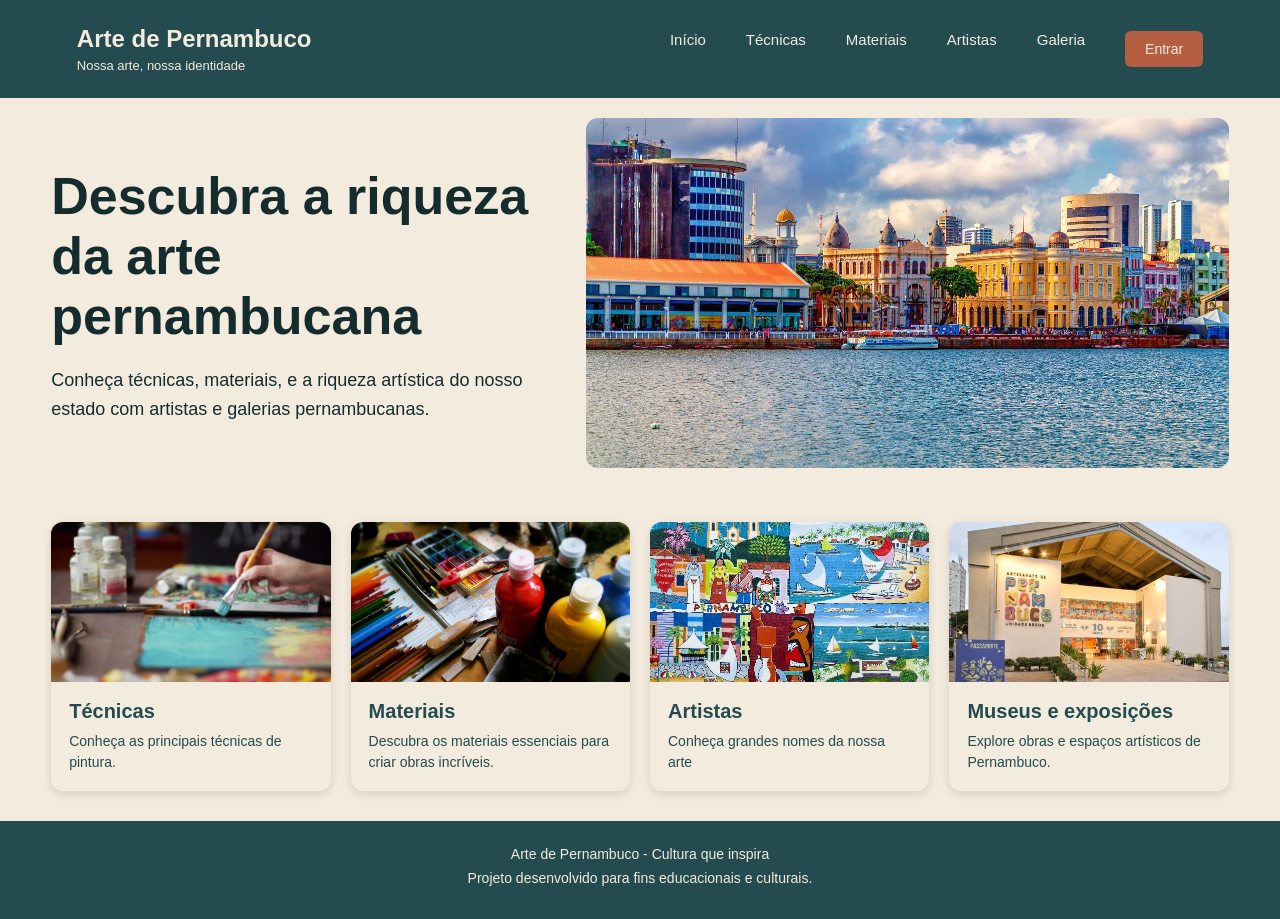
<file: index.html>
<!DOCTYPE html>
<html lang="pt-BR">
<head>
    <meta charset="UTF-8">
    <meta name="viewport" content="width=device-width, initial-scale=1.0">
    <title>Arte de Pernambuco</title>
    
    <link rel="stylesheet" href="css/style.css">

    <link rel="icon" type="image/png" href="imagens/icone.png">
</head>

<body>

    <header>

        <div class="logo">
            <h2>Arte de Pernambuco</h2>
            <p>Nossa arte, nossa identidade</p>
        </div>

        <nav>
            <a href="index.html">Início</a>
            <a href="tecnicas.html">Técnicas</a>
            <a href="materiais.html">Materiais</a>
            <a href="artistas.html">Artistas</a>
            <a href="galeria.html">Galeria</a>
            <a href="login.html" class="botao-login">Entrar</a>
        </nav>
        

    </header>

    <main>
        <div class="apresentacao">
            <div class="texto-apresentacao">
                <h1>Descubra a riqueza da arte pernambucana</h1>
                <p>Conheça técnicas, materiais, e a riqueza artística do 
                nosso estado com artistas e galerias pernambucanas.
            </p>
            </div>

            <div class="imagem-apresentacao">
                <img src="img/recife-gc4fac032c_1280.jpg" alt="imagem de Recife">
            </div>
        </div>

        <div class="link-paginas">
            <a href="tecnicas.html" class="card"> 
                <img src="/img/tecnica.jpg" alt="pessoa pintando tela">

                <div class="card-conteudo">
                    <h3>Técnicas</h3>
                    <p>Conheça as principais técnicas de pintura.</p>
                </div>
            </a>

            <a href="materiais.html" class="card">
                <img src="/img/materiais.jpg" alt="pincéis de pintura">

                <div class="card-conteudo">
                    <h3>Materiais</h3>
                    <p>Descubra os materiais essenciais para criar obras incríveis.</p>
                </div>
            </a>

            <a href="artistas.html" class="card">
                <img src="/img/artistas.jpg" alt="quadro pernambucano">

                <div class="card-conteudo">
                    <h3>Artistas</h3>
                    <p>Conheça grandes nomes da nossa arte</p>
                </div>
            </a>

            <a href="galeria.html" class="card">
                <img src="/img/galerias.jpg" alt="quadro pernambucano">

                <div class="card-conteudo">
                    <h3>Museus e exposições</h3>
                    <p>Explore obras e espaços artísticos de Pernambuco.</p>
                </div>
            </a>
        </div>
    </main>

    <footer>
        <p>Arte de Pernambuco - Cultura que inspira</p>
        <p>Projeto desenvolvido para fins educacionais e culturais.</p>
    </footer>

</body>
</html>
</file>
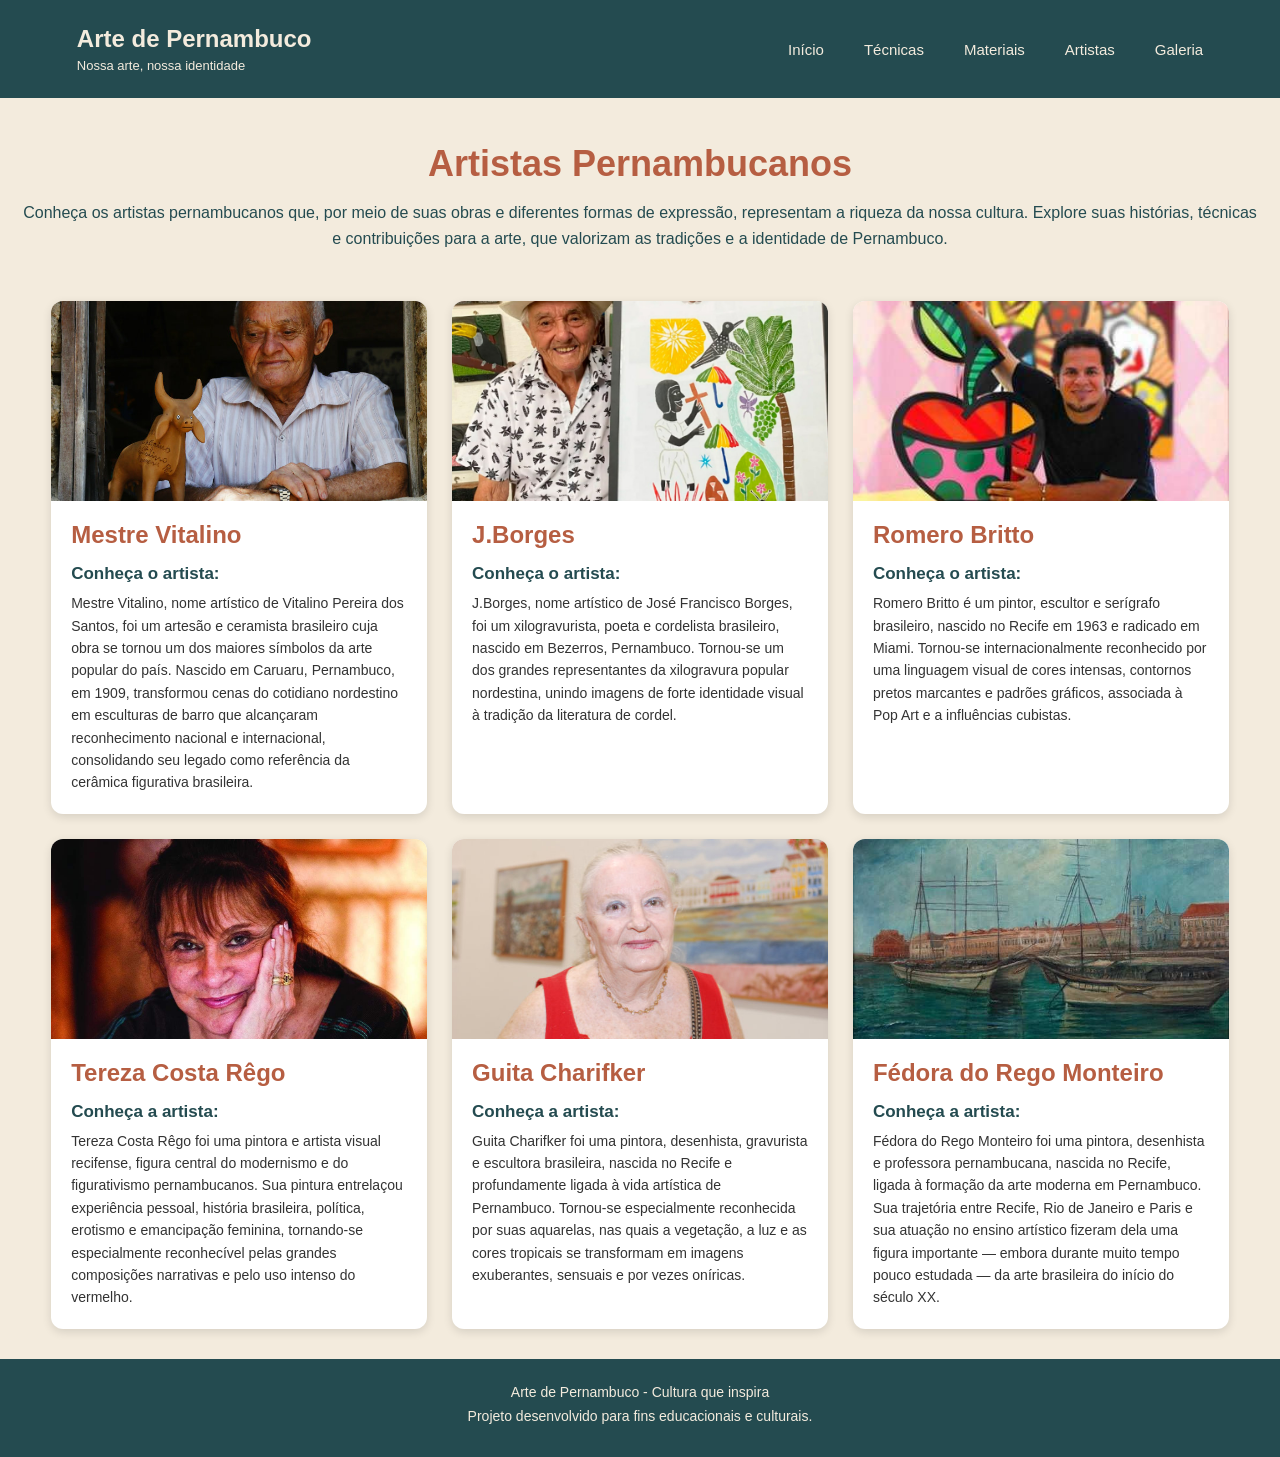
<file: artistas.html>
<!DOCTYPE html>
<html lang="pt-BR">
<head>
    <meta charset="UTF-8">
    <meta name="viewport" content="width=device-width, initial-scale=1.0">
    <title>Artistas</title>

    <link rel="stylesheet" href="css/style.css">

    <link rel="icon" type="image/png" href="imagens/icone.png">
</head>
<body>

    <header>

        <div class="logo">
            <h2>Arte de Pernambuco</h2>
            <p>Nossa arte, nossa identidade</p>
        </div>

        <nav>
            <a href="index.html">Início</a>
            <a href="tecnicas.html">Técnicas</a>
            <a href="materiais.html">Materiais</a>
            <a href="artistas.html">Artistas</a>
            <a href="galeria.html">Galeria</a>
        </nav>

    </header>

    <main>
        <div class="titulo-cards">

            <h1>Artistas Pernambucanos</h1>
            <p>Conheça os artistas pernambucanos que, por meio de suas obras e diferentes formas de expressão, representam a riqueza da nossa cultura. Explore suas histórias, técnicas e contribuições para a arte, que valorizam as tradições e a identidade de Pernambuco.</p>

        </div>

        <div class="lista-cards">
            <div class="card-individual"> 
                <img src="/img/mestrevitalino.jpg" alt="mestre vitalino">

                <div class="card-conteudo-individual">
                    <h2>Mestre Vitalino</h2>
                    <h3>Conheça o artista:</h3>
                    <p>Mestre Vitalino, nome artístico de Vitalino Pereira dos Santos, foi um artesão e ceramista brasileiro cuja obra se tornou um dos maiores símbolos da arte popular do país. Nascido em Caruaru, Pernambuco, em 1909, transformou cenas do cotidiano nordestino em esculturas de barro que alcançaram reconhecimento nacional e internacional, consolidando seu legado como referência da cerâmica figurativa brasileira.</p>
                </div>

            </div>

            <div class="card-individual"> 
                <img src="/img/borges.jpg" alt="J.Borges">

                <div class="card-conteudo-individual">
                    <h2>J.Borges</h2>
                    <h3>Conheça o artista:</h3>
                    <p>J.Borges, nome artístico de José Francisco Borges, foi um xilogravurista, poeta e cordelista brasileiro, nascido em Bezerros, Pernambuco. Tornou-se um dos grandes representantes da xilogravura popular nordestina, unindo imagens de forte identidade visual à tradição da literatura de cordel.</p>
                </div>

            </div>

            <div class="card-individual"> 
                <img src="/img/romerobritto.jpg" alt="Romero Britto">

                <div class="card-conteudo-individual">
                    <h2>Romero Britto</h2>
                    <h3>Conheça o artista:</h3>
                    <p>Romero Britto é um pintor, escultor e serígrafo brasileiro, nascido no Recife em 1963 e radicado em Miami. Tornou-se internacionalmente reconhecido por uma linguagem visual de cores intensas, contornos pretos marcantes e padrões gráficos, associada à Pop Art e a influências cubistas.</p>
                </div>

            </div>

            <div class="card-individual"> 
                <img src="/img/tereza.jpg" alt="Tereza Costa Rêgo">

                <div class="card-conteudo-individual">
                    <h2>Tereza Costa Rêgo</h2>
                    <h3>Conheça a artista:</h3>
                    <p>Tereza Costa Rêgo foi uma pintora e artista visual recifense, figura central do modernismo e do figurativismo pernambucanos. Sua pintura entrelaçou experiência pessoal, história brasileira, política, erotismo e emancipação feminina, tornando-se especialmente reconhecível pelas grandes composições narrativas e pelo uso intenso do vermelho.</p>
                </div>

            </div>

            <div class="card-individual"> 
                <img src="/img/guita.jpg" alt="Guita Charifker">

                <div class="card-conteudo-individual">
                    <h2>Guita Charifker</h2>
                    <h3>Conheça a artista:</h3>
                    <p>Guita Charifker foi uma pintora, desenhista, gravurista e escultora brasileira, nascida no Recife e profundamente ligada à vida artística de Pernambuco. Tornou-se especialmente reconhecida por suas aquarelas, nas quais a vegetação, a luz e as cores tropicais se transformam em imagens exuberantes, sensuais e por vezes oníricas.</p>
                </div>

            </div>

            <div class="card-individual"> 
                <img src="/img/fedora.jpg" alt="Fédora do Rego Monteiro ">

                <div class="card-conteudo-individual">
                    <h2>Fédora do Rego Monteiro</h2>
                    <h3>Conheça a artista:</h3>
                    <p>Fédora do Rego Monteiro foi uma pintora, desenhista e professora pernambucana, nascida no Recife, ligada à formação da arte moderna em Pernambuco. Sua trajetória entre Recife, Rio de Janeiro e Paris e sua atuação no ensino artístico fizeram dela uma figura importante — embora durante muito tempo pouco estudada — da arte brasileira do início do século XX.</p>
                </div>

            </div>

        </div>

    </main>

    <footer>
        <p>Arte de Pernambuco - Cultura que inspira</p>
        <p>Projeto desenvolvido para fins educacionais e culturais.</p>
    </footer>
    
</body>
</html>
</file>
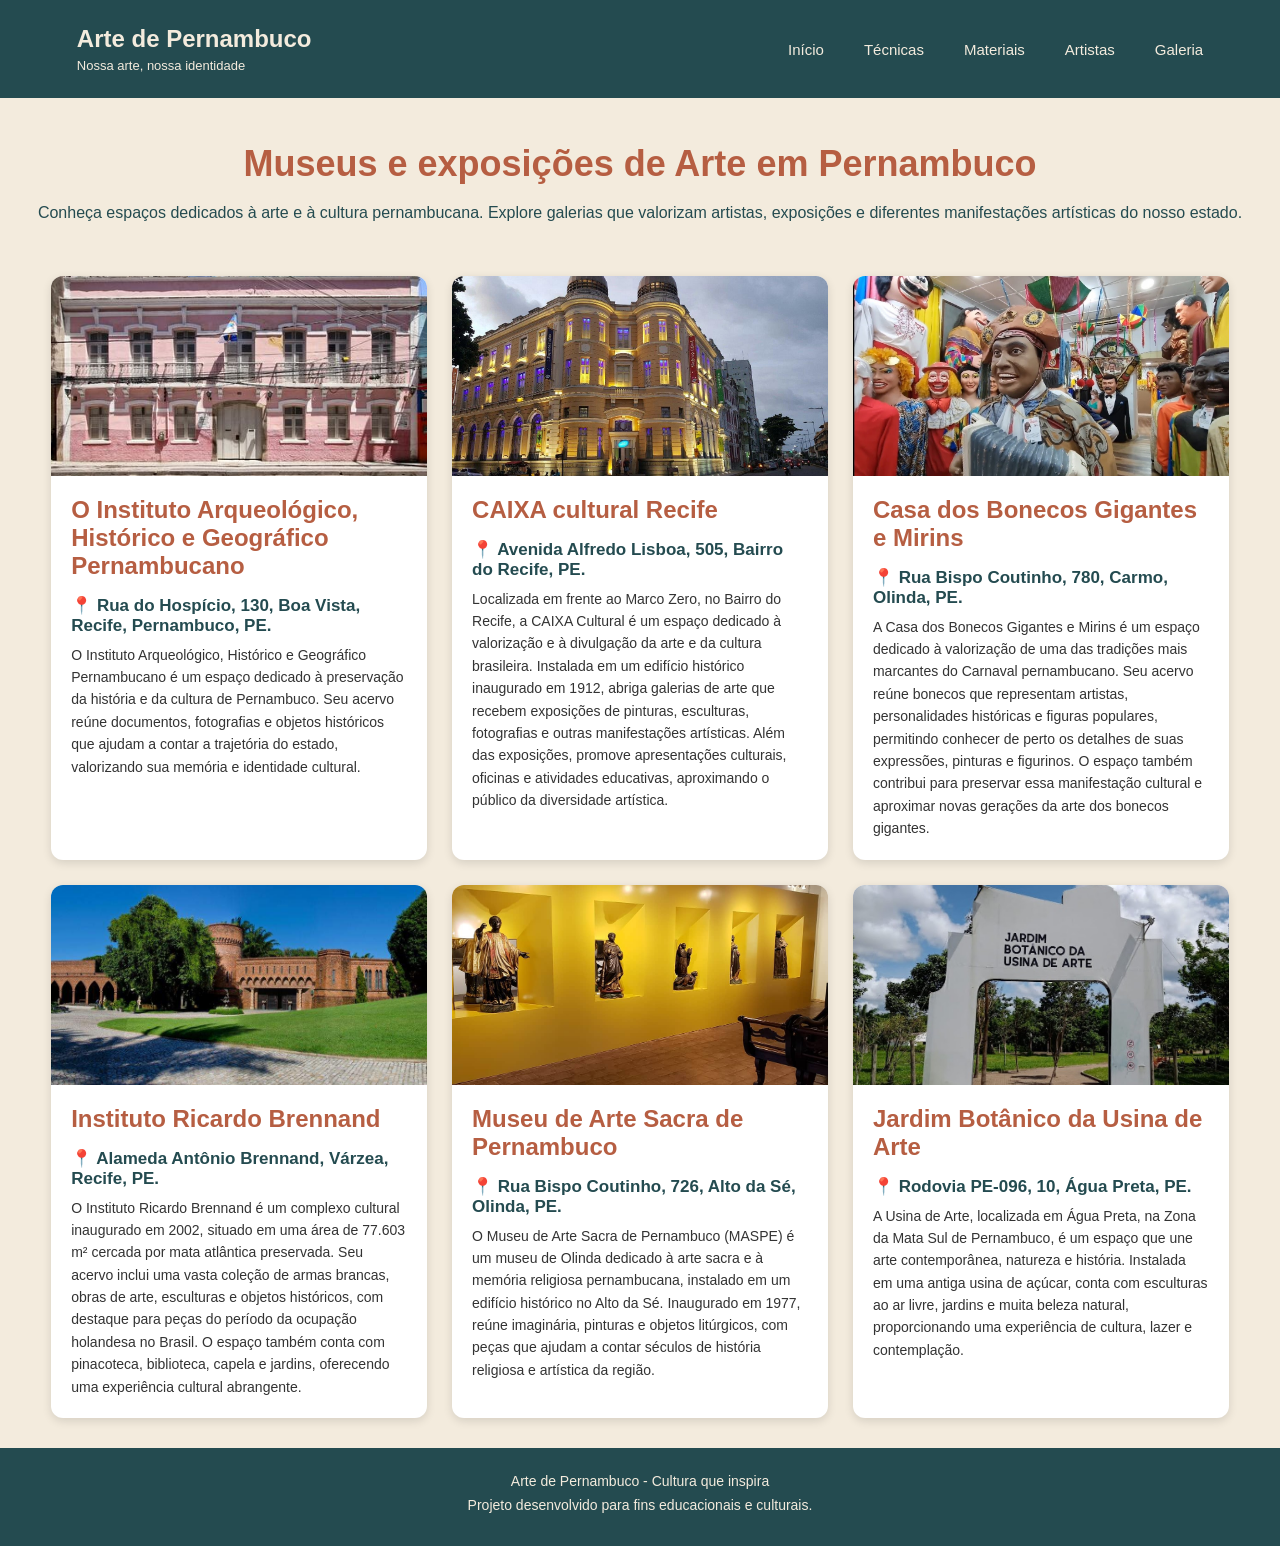
<file: galeria.html>
<!DOCTYPE html>
<html lang="pt-BR">
<head>
    <meta charset="UTF-8">
    <meta name="viewport" content="width=device-width, initial-scale=1.0">
    <title>Galerias</title>

    <link rel="stylesheet" href="css/style.css">

    <link rel="icon" type="image/png" href="imagens/icone.png">
</head>
<body>

     <header>

        <div class="logo">
            <h2>Arte de Pernambuco</h2>
            <p>Nossa arte, nossa identidade</p>
        </div>

        <nav>
            <a href="index.html">Início</a>
            <a href="tecnicas.html">Técnicas</a>
            <a href="materiais.html">Materiais</a>
            <a href="artistas.html">Artistas</a>
            <a href="galeria.html">Galeria</a>
        </nav>

    </header>

    <main>

        <div class="titulo-cards">

            <h1>Museus e exposições de Arte em Pernambuco</h1>
            <p>Conheça espaços dedicados à arte e à cultura pernambucana. Explore galerias que valorizam artistas, exposições e diferentes manifestações artísticas do nosso estado.</p>

        </div>

        <div class="lista-cards">
            <div class="card-individual"> 
                <img src="/img/InstitutoArqueologico.jpg" alt="Paço do frevo">

                <div class="card-conteudo-individual">
                    <h2>O Instituto Arqueológico, Histórico e Geográfico Pernambucano</h2>
                    <h3>📍 Rua do Hospício, 130, Boa Vista, Recife, Pernambuco, PE.</h3>
                    <p>O Instituto Arqueológico, Histórico e Geográfico Pernambucano é um espaço dedicado à preservação da história e da cultura de Pernambuco. Seu acervo reúne documentos, fotografias e objetos históricos que ajudam a contar a trajetória do estado, valorizando sua memória e identidade cultural.</p>
                </div>

            </div>

            <div class="card-individual"> 
                <img src="/img/caixacultural.jpg" alt="Caixa Cultural">

                <div class="card-conteudo-individual">
                    <h2>CAIXA cultural Recife</h2>
                    <h3>📍 Avenida Alfredo Lisboa, 505, Bairro do Recife, PE.</h3>
                    <p>Localizada em frente ao Marco Zero, no Bairro do Recife, a CAIXA Cultural é um espaço dedicado à valorização e à divulgação da arte e da cultura brasileira. Instalada em um edifício histórico inaugurado em 1912, abriga galerias de arte que recebem exposições de pinturas, esculturas, fotografias e outras manifestações artísticas. Além das exposições, promove apresentações culturais, oficinas e atividades educativas, aproximando o público da diversidade artística. </p>
                </div>

            </div>

            <div class="card-individual"> 
                <img src="/img/casadosbonecos.jpg" alt="Bonecos Gigantes de Olinda">

                <div class="card-conteudo-individual">
                    <h2>Casa dos Bonecos Gigantes e Mirins</h2>
                    <h3>📍 Rua Bispo Coutinho, 780, Carmo, Olinda, PE.</h3>
                    <p>A Casa dos Bonecos Gigantes e Mirins é um espaço dedicado à valorização de uma das tradições mais marcantes do Carnaval pernambucano. Seu acervo reúne bonecos que representam artistas, personalidades históricas e figuras populares, permitindo conhecer de perto os detalhes de suas expressões, pinturas e figurinos. O espaço também contribui para preservar essa manifestação cultural e aproximar novas gerações da arte dos bonecos gigantes.</p>
                </div>

            </div>

            <div class="card-individual"> 
                <img src="/img/institutoricardobrennand.jpg" alt="Instituto Ricardo Brennand">

                <div class="card-conteudo-individual">
                    <h2>Instituto Ricardo Brennand</h2>
                    <h3>📍 Alameda Antônio Brennand, Várzea, Recife, PE.</h3>
                    <p>O Instituto Ricardo Brennand é um complexo cultural inaugurado em 2002, situado em uma área de 77.603 m² cercada por mata atlântica preservada. Seu acervo inclui uma vasta coleção de armas brancas, obras de arte, esculturas e objetos históricos, com destaque para peças do período da ocupação holandesa no Brasil. O espaço também conta com pinacoteca, biblioteca, capela e jardins, oferecendo uma experiência cultural abrangente.</p>
                </div>

            </div>

            <div class="card-individual"> 
                <img src="/img/museudeartesacra.jpg" alt="Museu de Arte Sacra de Pernambuco">

                <div class="card-conteudo-individual">
                    <h2>Museu de Arte Sacra de Pernambuco</h2>
                    <h3>📍 Rua Bispo Coutinho, 726, Alto da Sé, Olinda, PE.</h3>
                    <p>O Museu de Arte Sacra de Pernambuco (MASPE) é um museu de Olinda dedicado à arte sacra e à memória religiosa pernambucana, instalado em um edifício histórico no Alto da Sé. Inaugurado em 1977, reúne imaginária, pinturas e objetos litúrgicos, com peças que ajudam a contar séculos de história religiosa e artística da região.</p>
                </div>

            </div>

            <div class="card-individual"> 
                <img src="/img/usinadearte.jpg" alt="Jardim Botânico da Usina de Arte">

                <div class="card-conteudo-individual">
                    <h2>Jardim Botânico da Usina de Arte</h2>
                    <h3>📍 Rodovia PE-096, 10, Água Preta, PE.</h3>
                    <p>A Usina de Arte, localizada em Água Preta, na Zona da Mata Sul de Pernambuco, é um espaço que une arte contemporânea, natureza e história. Instalada em uma antiga usina de açúcar, conta com esculturas ao ar livre, jardins e muita beleza natural, proporcionando uma experiência de cultura, lazer e contemplação.</p>
                </div>

            </div>

        </div>

    </main>

    <footer>
        <p>Arte de Pernambuco - Cultura que inspira</p>
        <p>Projeto desenvolvido para fins educacionais e culturais.</p>
    </footer>
    
</body>
</html>
</file>
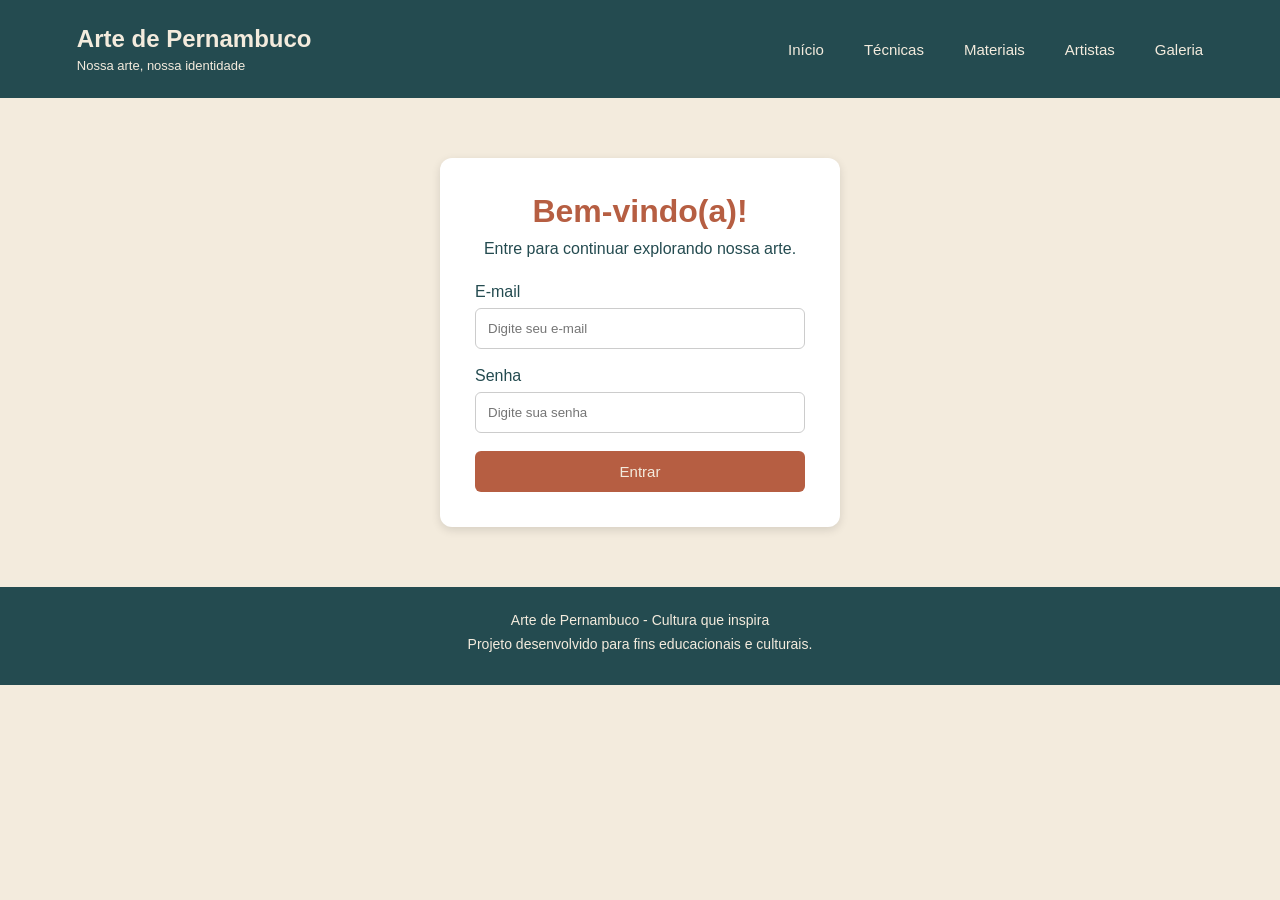
<file: login.html>
<!DOCTYPE html>
<html lang="pt-BR">
<head>
    <meta charset="UTF-8">
    <meta name="viewport" content="width=device-width, initial-scale=1.0">
    <title>Login</title>

    <link rel="stylesheet" href="css/style.css">

    <link rel="icon" type="image/png" href="imagens/icone.png">
</head>
<body>

     <header>

        <div class="logo">
            <h2>Arte de Pernambuco</h2>
            <p>Nossa arte, nossa identidade</p>
        </div>

        <nav>
            <a href="index.html">Início</a>
            <a href="tecnicas.html">Técnicas</a>
            <a href="materiais.html">Materiais</a>
            <a href="artistas.html">Artistas</a>
            <a href="galeria.html">Galeria</a>
        </nav>

    </header>

    <main>
        
        <div class="caixa-login">
            <h1>Bem-vindo(a)!</h1>
            <p>Entre para continuar explorando nossa arte.</p>

            <form>
                <label for="email">E-mail</label>
                <input type="email" id="email" placeholder="Digite seu e-mail">

                <label for="senha">Senha</label>
                <input type="password" id="senha" placeholder="Digite sua senha">

                <button type="submit">Entrar</button>
            </form>
        </div>

    </main>

    <footer>
        <p>Arte de Pernambuco - Cultura que inspira</p>
        <p>Projeto desenvolvido para fins educacionais e culturais.</p>
    </footer>
    
</body>
</html>
</file>
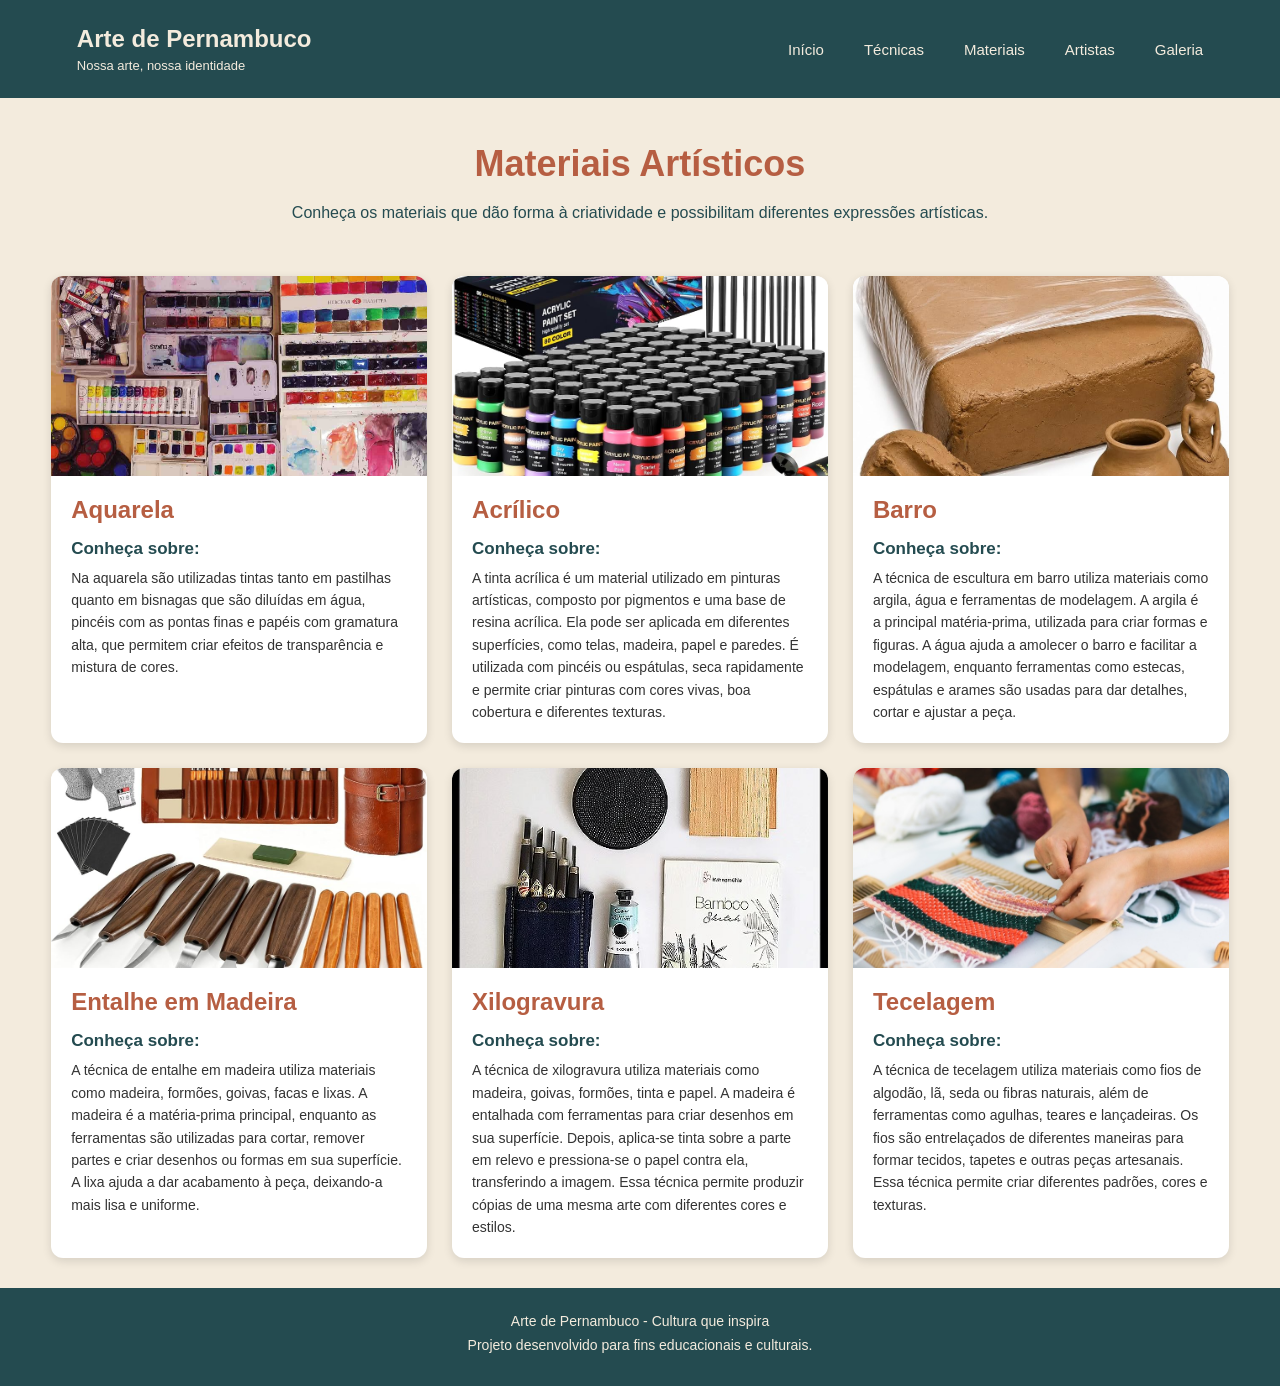
<file: materiais.html>
<!DOCTYPE html>
<html lang="pt-BR">
<head>
    <meta charset="UTF-8">
    <meta name="viewport" content="width=device-width, initial-scale=1.0">
    <title>Materiais</title>

    <link rel="stylesheet" href="css/style.css">

    <link rel="icon" type="image/png" href="imagens/icone.png">
</head>
<body>

     <header>

        <div class="logo">
            <h2>Arte de Pernambuco</h2>
            <p>Nossa arte, nossa identidade</p>
        </div>

        <nav>
            <a href="index.html">Início</a>
            <a href="tecnicas.html">Técnicas</a>
            <a href="materiais.html">Materiais</a>
            <a href="artistas.html">Artistas</a>
            <a href="galeria.html">Galeria</a>
        </nav>

    </header>

    <main>
        
        <div class="titulo-cards">
            <h1>Materiais Artísticos</h1>
            <p>Conheça os materiais que dão forma à criatividade e possibilitam diferentes expressões artísticas.</p>
        </div>

        <div class="lista-cards">
            <div class="card-individual"> 
                <img src="/img/AquarelaMaterial.jpeg" alt="">

                <div class="card-conteudo-individual">
                    <h2>Aquarela</h2>
                    <h3>Conheça sobre:</h3>
                    <p>Na aquarela são utilizadas tintas tanto em pastilhas quanto em bisnagas que são diluídas em água, pincéis com as pontas finas e papéis com gramatura alta, que permitem criar efeitos de transparência e mistura de cores.</p>
                </div>

            </div>

            <div class="card-individual"> 
                <img src="/img/AcrilicoMaterial.jpeg" alt="">

                <div class="card-conteudo-individual">
                    <h2>Acrílico</h2>
                    <h3>Conheça sobre:</h3>
                    <p>A tinta acrílica é um material utilizado em pinturas artísticas, composto por pigmentos e uma base de resina acrílica. Ela pode ser aplicada em diferentes superfícies, como telas, madeira, papel e paredes. É utilizada com pincéis ou espátulas, seca rapidamente e permite criar pinturas com cores vivas, boa cobertura e diferentes texturas.</p>
                </div>

            </div>

            <div class="card-individual"> 
                <img src="/img/BarroMaterial.jpeg" alt="">

                <div class="card-conteudo-individual">
                    <h2>Barro</h2>
                    <h3>Conheça sobre:</h3>
                    <p>A técnica de escultura em barro utiliza materiais como argila, água e ferramentas de modelagem. A argila é a principal matéria-prima, utilizada para criar formas e figuras. A água ajuda a amolecer o barro e facilitar a modelagem, enquanto ferramentas como estecas, espátulas e arames são usadas para dar detalhes, cortar e ajustar a peça.</p>
                </div>

            </div>

            <div class="card-individual"> 
                <img src="/img/EntalheMaterial.jpeg" alt="">

                <div class="card-conteudo-individual">
                    <h2>Entalhe em Madeira</h2>
                    <h3>Conheça sobre:</h3>
                    <p>A técnica de entalhe em madeira utiliza materiais como madeira, formões, goivas, facas e lixas. A madeira é a matéria-prima principal, enquanto as ferramentas são utilizadas para cortar, remover partes e criar desenhos ou formas em sua superfície. A lixa ajuda a dar acabamento à peça, deixando-a mais lisa e uniforme.</p>
                </div>

            </div>

            <div class="card-individual"> 
                <img src="/img/XilogravuraMaterial.jpeg" alt="">

                <div class="card-conteudo-individual">
                    <h2>Xilogravura</h2>
                    <h3>Conheça sobre:</h3>
                    <p>A técnica de xilogravura utiliza materiais como madeira, goivas, formões, tinta e papel. A madeira é entalhada com ferramentas para criar desenhos em sua superfície. Depois, aplica-se tinta sobre a parte em relevo e pressiona-se o papel contra ela, transferindo a imagem. Essa técnica permite produzir cópias de uma mesma arte com diferentes cores e estilos.</p>
                </div>

            </div>

            <div class="card-individual"> 
                <img src="/img/TecelagemMaterial.jpeg" alt="">

                <div class="card-conteudo-individual">
                    <h2>Tecelagem</h2>
                    <h3>Conheça sobre:</h3>
                    <p>A técnica de tecelagem utiliza materiais como fios de algodão, lã, seda ou fibras naturais, além de ferramentas como agulhas, teares e lançadeiras. Os fios são entrelaçados de diferentes maneiras para formar tecidos, tapetes e outras peças artesanais. Essa técnica permite criar diferentes padrões, cores e texturas.</p>
                </div>

            </div>

        </div>

    </main>

    <footer>
        <p>Arte de Pernambuco - Cultura que inspira</p>
        <p>Projeto desenvolvido para fins educacionais e culturais.</p>
    </footer>
    
</body>
</html>
</file>
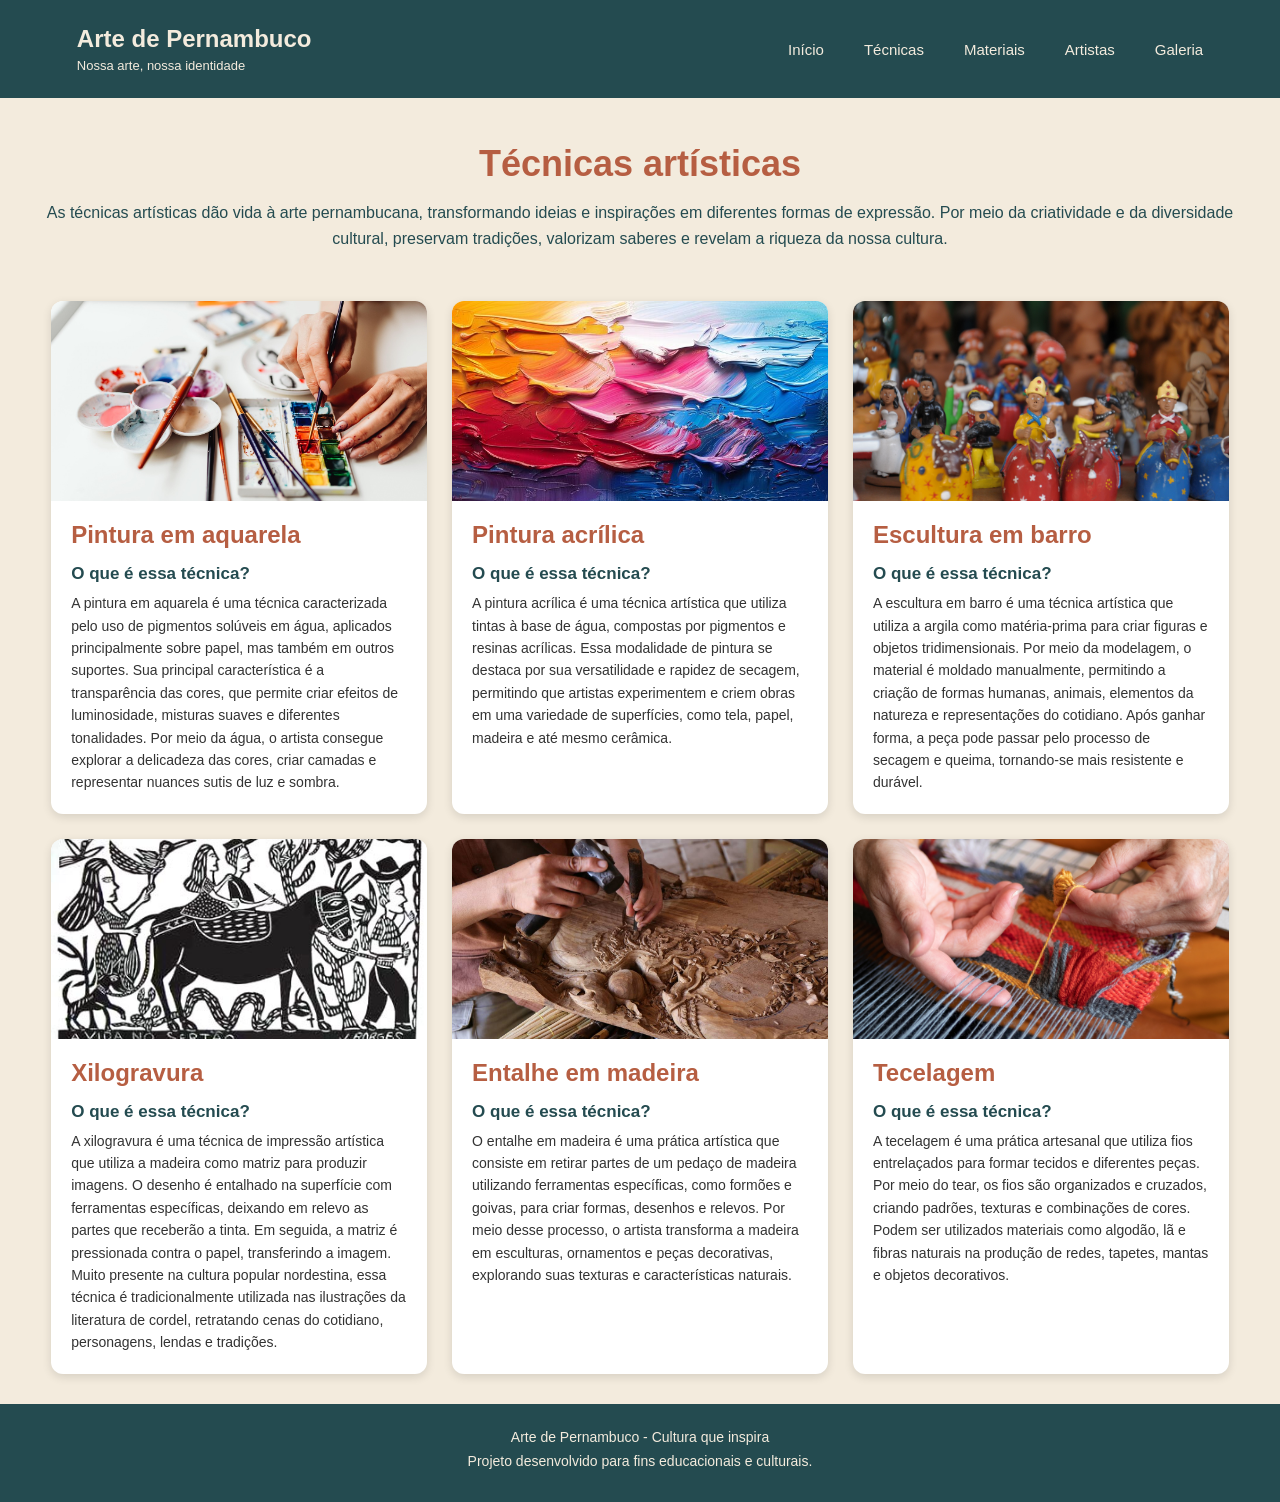
<file: tecnicas.html>
<!DOCTYPE html>
<html lang="pt-BR">
<head>
    <meta charset="UTF-8">
    <meta name="viewport" content="width=device-width, initial-scale=1.0">
    <title>Técnicas</title>

    <link rel="stylesheet" href="css/style.css">

    <link rel="icon" type="image/png" href="imagens/icone.png">
</head>

<body>

    <header>

        <div class="logo">
            <h2>Arte de Pernambuco</h2>
            <p>Nossa arte, nossa identidade</p>
        </div>

        <nav>
            <a href="index.html">Início</a>
            <a href="tecnicas.html">Técnicas</a>
            <a href="materiais.html">Materiais</a>
            <a href="artistas.html">Artistas</a>
            <a href="galeria.html">Galeria</a>
        </nav>

    </header>

    <main>
        
        <div class="titulo-cards">

            <h1>Técnicas artísticas</h1>
            <p>As técnicas artísticas dão vida à arte pernambucana, transformando ideias e inspirações em diferentes formas de expressão. Por meio da criatividade e da diversidade cultural, preservam tradições, valorizam saberes e revelam a riqueza da nossa cultura.</p>

        </div>

        <div class="lista-cards">
            <div class="card-individual"> 
                <img src="/img/aquarela.jpg" alt="mãos segurando pincél com tinta de aquarela">

                <div class="card-conteudo-individual">
                    <h2>Pintura em aquarela</h2>
                    <h3>O que é essa técnica?</h3>
                    <p>A pintura em aquarela é uma técnica caracterizada pelo uso de pigmentos solúveis em água, aplicados principalmente sobre papel, mas também em outros suportes. Sua principal característica é a transparência das cores, que permite criar efeitos de luminosidade, misturas suaves e diferentes tonalidades. Por meio da água, o artista consegue explorar a delicadeza das cores, criar camadas e representar nuances sutis de luz e sombra.</p>
                </div>

            </div>

            <div class="card-individual"> 
                <img src="/img/TintaAcrilica.jpg" alt="materiais de arte de pintura acrílica">

                <div class="card-conteudo-individual">
                    <h2>Pintura acrílica</h2>
                    <h3>O que é essa técnica?</h3>
                    <p>A pintura acrílica é uma técnica artística que utiliza tintas à base de água, compostas por pigmentos e resinas acrílicas. Essa modalidade de pintura se destaca por sua versatilidade e rapidez de secagem, permitindo que artistas experimentem e criem obras em uma variedade de superfícies, como tela, papel, madeira e até mesmo cerâmica. </p>
                </div>

            </div>

            <div class="card-individual"> 
                <img src="/img/escultura.jpg" alt="bonecos de barro">

                <div class="card-conteudo-individual">
                    <h2>Escultura em barro</h2>
                    <h3>O que é essa técnica?</h3>
                    <p>A escultura em barro é uma técnica artística que utiliza a argila como matéria-prima para criar figuras e objetos tridimensionais. Por meio da modelagem, o material é moldado manualmente, permitindo a criação de formas humanas, animais, elementos da natureza e representações do cotidiano. Após ganhar forma, a peça pode passar pelo processo de secagem e queima, tornando-se mais resistente e durável.</p>
                </div>

            </div>

            <div class="card-individual"> 
                <img src="/img/xilogravura.jpg" alt="xilogravura">

                <div class="card-conteudo-individual">
                    <h2>Xilogravura</h2>
                    <h3>O que é essa técnica?</h3>
                    <p>A xilogravura é uma técnica de impressão artística que utiliza a madeira como matriz para produzir imagens. O desenho é entalhado na superfície com ferramentas específicas, deixando em relevo as partes que receberão a tinta. Em seguida, a matriz é pressionada contra o papel, transferindo a imagem. Muito presente na cultura popular nordestina, essa técnica é tradicionalmente utilizada nas ilustrações da literatura de cordel, retratando cenas do cotidiano, personagens, lendas e tradições.</p>
                </div>

            </div>

            <div class="card-individual"> 
                <img src="/img/Entalhe.jpg" alt="entalhe em madeira sendo feito">

                <div class="card-conteudo-individual">
                    <h2>Entalhe em madeira</h2>
                    <h3>O que é essa técnica?</h3>
                    <p>O entalhe em madeira é uma prática artística que consiste em retirar partes de um pedaço de madeira utilizando ferramentas específicas, como formões e goivas, para criar formas, desenhos e relevos. Por meio desse processo, o artista transforma a madeira em esculturas, ornamentos e peças decorativas, explorando suas texturas e características naturais.</p>
                </div>

            </div>

            <div class="card-individual"> 
                <img src="/img/tecelagem.jpg" alt="pessoa fazendo tecelagem">

                <div class="card-conteudo-individual">
                    <h2>Tecelagem</h2>
                    <h3>O que é essa técnica?</h3>
                    <p>A tecelagem é uma prática artesanal que utiliza fios entrelaçados para formar tecidos e diferentes peças. Por meio do tear, os fios são organizados e cruzados, criando padrões, texturas e combinações de cores. Podem ser utilizados materiais como algodão, lã e fibras naturais na produção de redes, tapetes, mantas e objetos decorativos.</p>
                </div>

            </div>

        </div>

    </main>

    <footer>
        <p>Arte de Pernambuco - Cultura que inspira</p>
        <p>Projeto desenvolvido para fins educacionais e culturais.</p>
    </footer>
    
</body>

</html>
</file>
<file: css/style.css>
* {
    margin: 0;
    padding: 0;
    box-sizing: border-box;
}

body {
    background-color: #F3EBDD;
    color: #152c2f;
    font-family: Arial, Helvetica, sans-serif;
}

header {
    background-color: #244B50;
    color: #F3EBDD;
    padding: 25px 6%;
    display: flex;
    justify-content: space-between;
    align-items: center;
}

.logo h2 {
    font-size: 24px;
}

.logo p {
    font-size: 13px;
    margin-top: 5px;
}

nav {
    display: flex;
    gap: 40px;
}

nav a {
    color: #F3EBDD;
    text-decoration: none;
    font-size: 15px;
}

nav a:hover {
    color: #D4A34F;
}

.apresentacao {
    display: flex;
    align-items: center;
    justify-content: space-between;
    gap: 40px;
    padding: 20px 4%;
}

.texto-apresentacao {
    flex: 1;
    text-align: left;
}

.texto-apresentacao h1 {
    font-size: 52px;
    margin-bottom: 20px;
}

.texto-apresentacao p {
    font-size: 18px;
    line-height: 1.6;
}

.imagem-apresentacao {
    flex: 1.3;
}

.imagem-apresentacao img {
    width: 100%;
    height: 350px;
    object-fit: cover;
    border-radius: 12px;
}

.link-paginas {
    display: flex;
    justify-content: center;
    gap: 20px;
    padding: 30px 4%;
    flex-wrap: wrap;
}

.card {
    flex: 1;
    min-width: 220px;
    max-width: 300px;

    background-color: #F3EBDD;
    color: #244B50;

    text-decoration: none;
    border-radius: 12px;
    overflow: hidden;

    box-shadow: 0 3px 10px rgba(0, 0, 0, 0.12);
}

.card img {
    width: 100%;
    height: 160px;
    object-fit: cover;
    display: block;
}

.card-conteudo {
    padding: 18px;
}

.card-conteudo h3 {
    font-size: 20px;
    margin-bottom: 8px;
}

.card-conteudo p {
    font-size: 14px;
    line-height: 1.5;
}

.card:hover {
    transform: translateY(-5px);
}

footer {
    background-color: #244B50;
    color: #F3EBDD;
    text-align: center;
    padding: 25px 20px;
}

footer p {
    font-size: 14px;
    margin-bottom: 8px;
}

.lista-cards {
    display: grid;
    grid-template-columns: repeat(3, 1fr);
    gap: 25px;
    padding: 30px 4%;
}

.card-individual {
    background-color: #FFFFFF;
    border-radius: 12px;
    overflow: hidden;
    box-shadow: 0 3px 10px rgba(0, 0, 0, 0.12);
}

.card-individual img {
    width: 100%;
    height: 200px;
    object-fit: cover;
    display: block;
}

.card-conteudo-individual {
    padding: 20px;
}

.card-conteudo-individual h2 {
    color: #B65E42;
    font-size: 24px;
    margin-bottom: 15px;
}

.card-conteudo-individual h3 {
    color: #244B50;
    font-size: 17px;
    margin-top: 15px;
    margin-bottom: 8px;
}

.card-conteudo-individual p {
    color: #333333;
    font-size: 14px;
    line-height: 1.6;
    overflow-wrap: break-word;
    white-space: normal;
}

.titulo-cards {
    text-align: center;
    padding: 45px 20px 20px;
}

.titulo-cards h1 {
    color: #B65E42;
    font-size: 36px;
    margin-bottom: 15px;
}

.titulo-cards p {
    color: #244B50;
    font-size: 16px;
    line-height: 1.6;
}

.botao-login {
    background-color: #B65E42;
    color: #F3EBDD;
    text-decoration: none;
    padding: 10px 20px;
    border-radius: 6px;
    font-size: 14px;
    transition: background-color 0.3s ease;
}

.botao-login:hover {
    background-color: #D4A34F;
}

.caixa-login {
    background-color: #FFFFFF;
    width: 400px;
    margin: 60px auto;
    padding: 35px;
    border-radius: 12px;
    box-shadow: 0 3px 10px rgba(0, 0, 0, 0.12);
}

.caixa-login h1 {
    color: #B65E42;
    text-align: center;
    margin-bottom: 10px;
}

.caixa-login p {
    color: #244B50;
    text-align: center;
    margin-bottom: 25px;
}

.caixa-login form {
    display: flex;
    flex-direction: column;
}

.caixa-login label {
    color: #244B50;
    margin-bottom: 7px;
}

.caixa-login input {
    padding: 12px;
    border: 1px solid #CCCCCC;
    border-radius: 6px;
    margin-bottom: 18px;
}

.caixa-login button {
    background-color: #B65E42;
    color: #F3EBDD;
    border: none;
    padding: 12px;
    border-radius: 6px;
    font-size: 15px;
    cursor: pointer;
}
</file>
